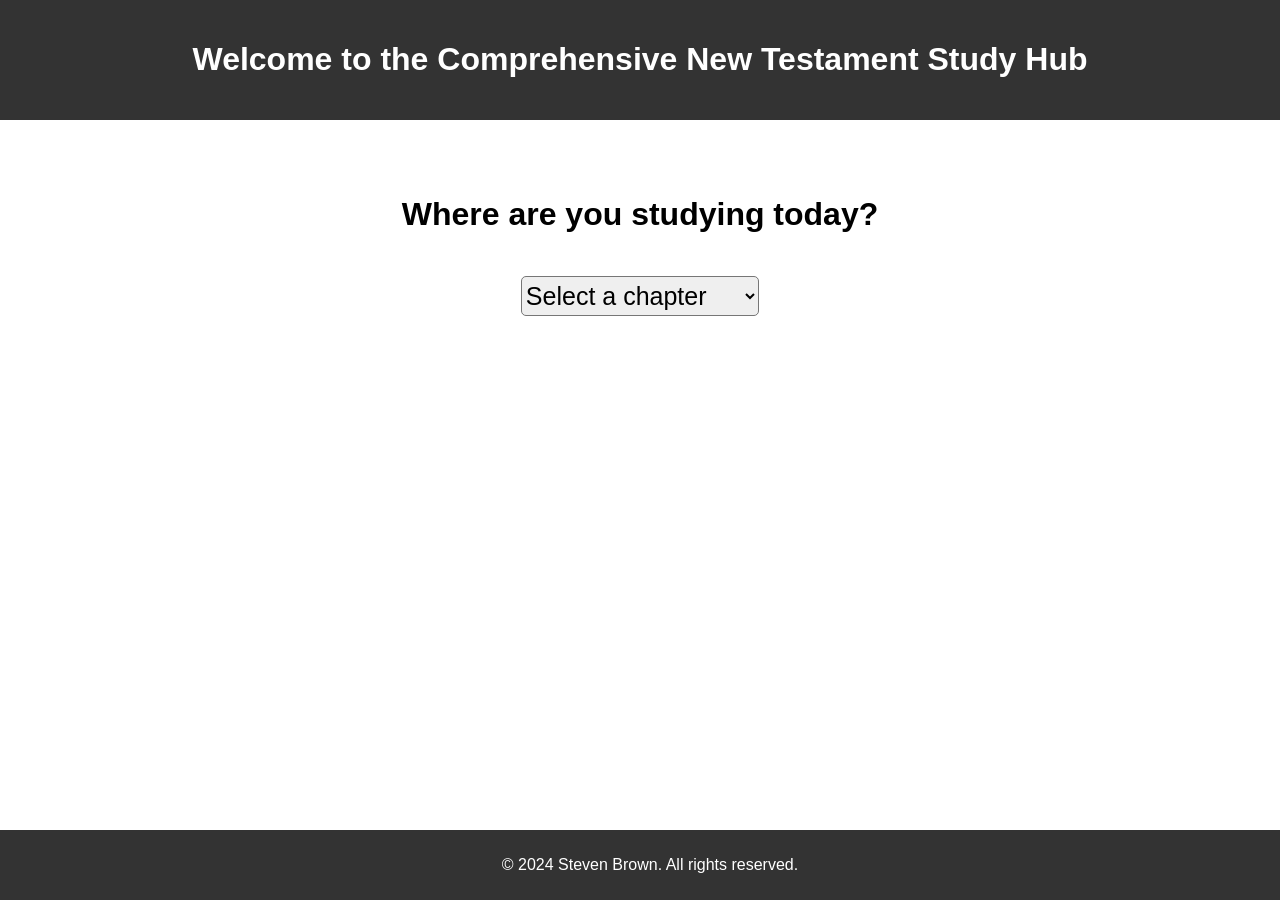
<file: index.html>
<!DOCTYPE html>
<html lang="en">
<head>
    <meta charset="UTF-8">
    <meta name="viewport" content="width=device-width, initial-scale=1.0">
    <title>New Testament Study Site</title>
    <link rel="stylesheet" href="styles.css">
    <script src="main.js" defer></script>
</head>
<body>
    <header id="header">
        <h1>Welcome to the Comprehensive New Testament Study Hub</h1>
    </header>
    <main id="main">
        
        <section id="chapter-selection">
            <h2 id="studying-title" >Where are you studying today?</h2>
            <select title="chapter-selection" id="chapter-dropdown" onchange="chapterSelectionChanged()">
                <option value="">Select a chapter</option>
            </select>

            <button onclick="studyChapter()" id="study-button">Study &rarr;</button>
        </section>

        <section id="chapter-overview">
            <button onclick="backToChapterSelection()" id="back-to-study-button">&larr; Back</button>
            <h2 id="chapter-title" >1st Timothy</h2>
            <p id="author"><b>Author: </b><span id="author-span"></span></p>
            <p id="chapter"><b>Chapters: </b><span id="chapter-span"></span></p>
            <p id="chapter-summary"></p>


            <h3>Chapters</h3>

            <div id="chapters-div">

            </div>
        </section>


        <div id="reader-background"></div>
        <section id="reader">
            <h2 id="reader-title" >Chapter 1</h2>
            <div id="verses"></div>
        </section>

        
    </main>
    <footer id="footer">
        <p>&copy; 2024 Steven Brown. All rights reserved.</p>
    </footer>
</body>
</html>
</file>
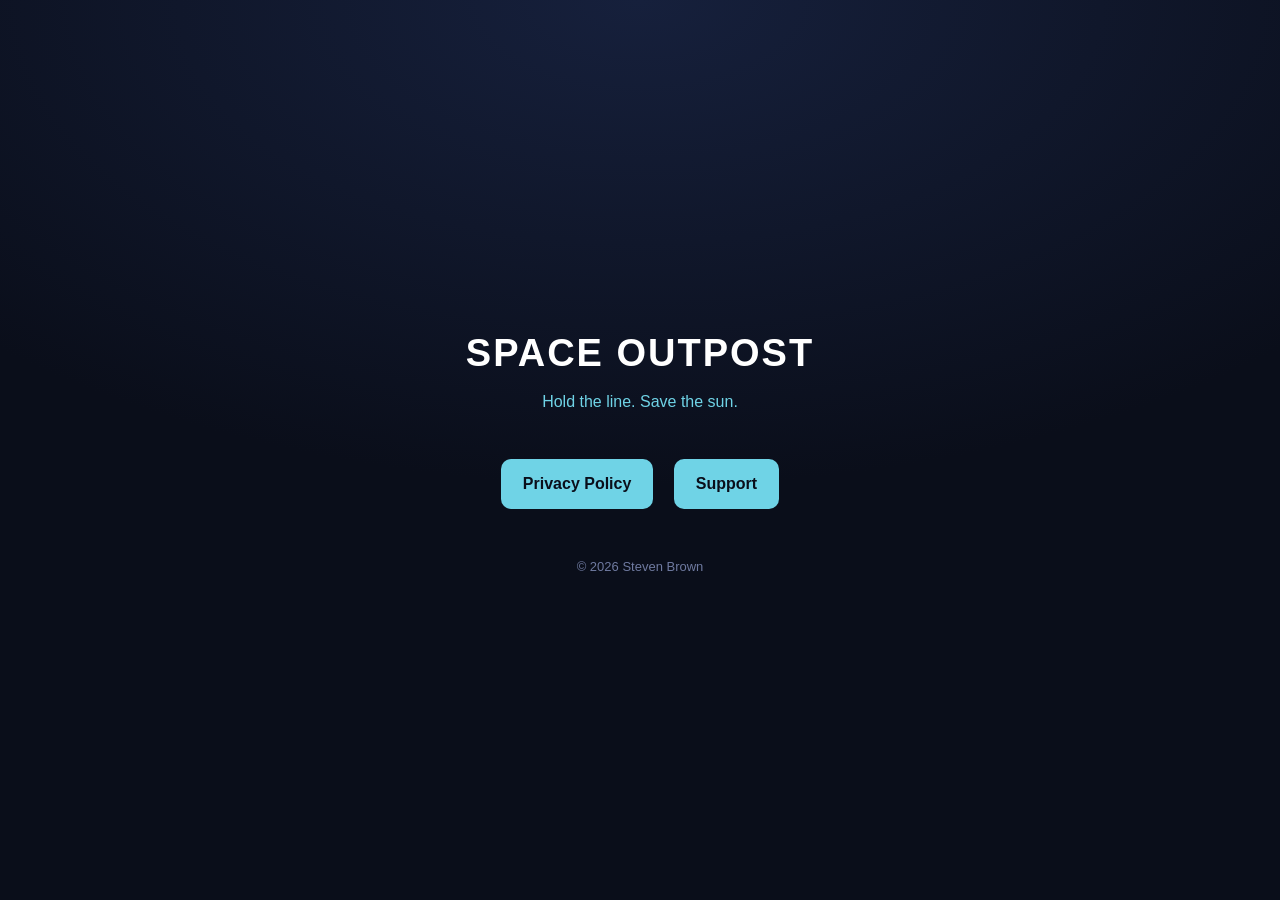
<file: space-outpost/index.html>
<!DOCTYPE html>
<html lang="en">
<head>
<meta charset="utf-8">
<meta name="viewport" content="width=device-width, initial-scale=1">
<title>Space Outpost</title>
<style>
  :root { color-scheme: dark; }
  body {
    margin: 0; min-height: 100vh;
    display: flex; align-items: center; justify-content: center;
    background: radial-gradient(120% 90% at 50% 0%, #16203c 0%, #0a0e1a 60%);
    color: #cdd6ee;
    font: 16px/1.6 -apple-system, BlinkMacSystemFont, "Segoe UI", Roboto, Helvetica, Arial, sans-serif;
    text-align: center;
  }
  .wrap { padding: 40px 22px; max-width: 560px; }
  h1 { color: #fff; font-size: 38px; letter-spacing: 2px; margin: 0 0 6px; }
  .tag { color: #6fd3e6; font-size: 16px; margin: 0 0 36px; }
  .links a {
    display: inline-block; margin: 8px;
    color: #0a0e1a; background: #6fd3e6;
    text-decoration: none; font-weight: 700;
    padding: 12px 22px; border-radius: 10px;
  }
  .foot { margin-top: 40px; color: #6f7aa0; font-size: 13px; }
</style>
</head>
<body>
<div class="wrap">
  <h1>SPACE OUTPOST</h1>
  <p class="tag">Hold the line. Save the sun.</p>
  <div class="links">
    <a href="privacy.html">Privacy Policy</a>
    <a href="support.html">Support</a>
  </div>
  <div class="foot">&copy; 2026 Steven Brown</div>
</div>
</body>
</html>
</file>
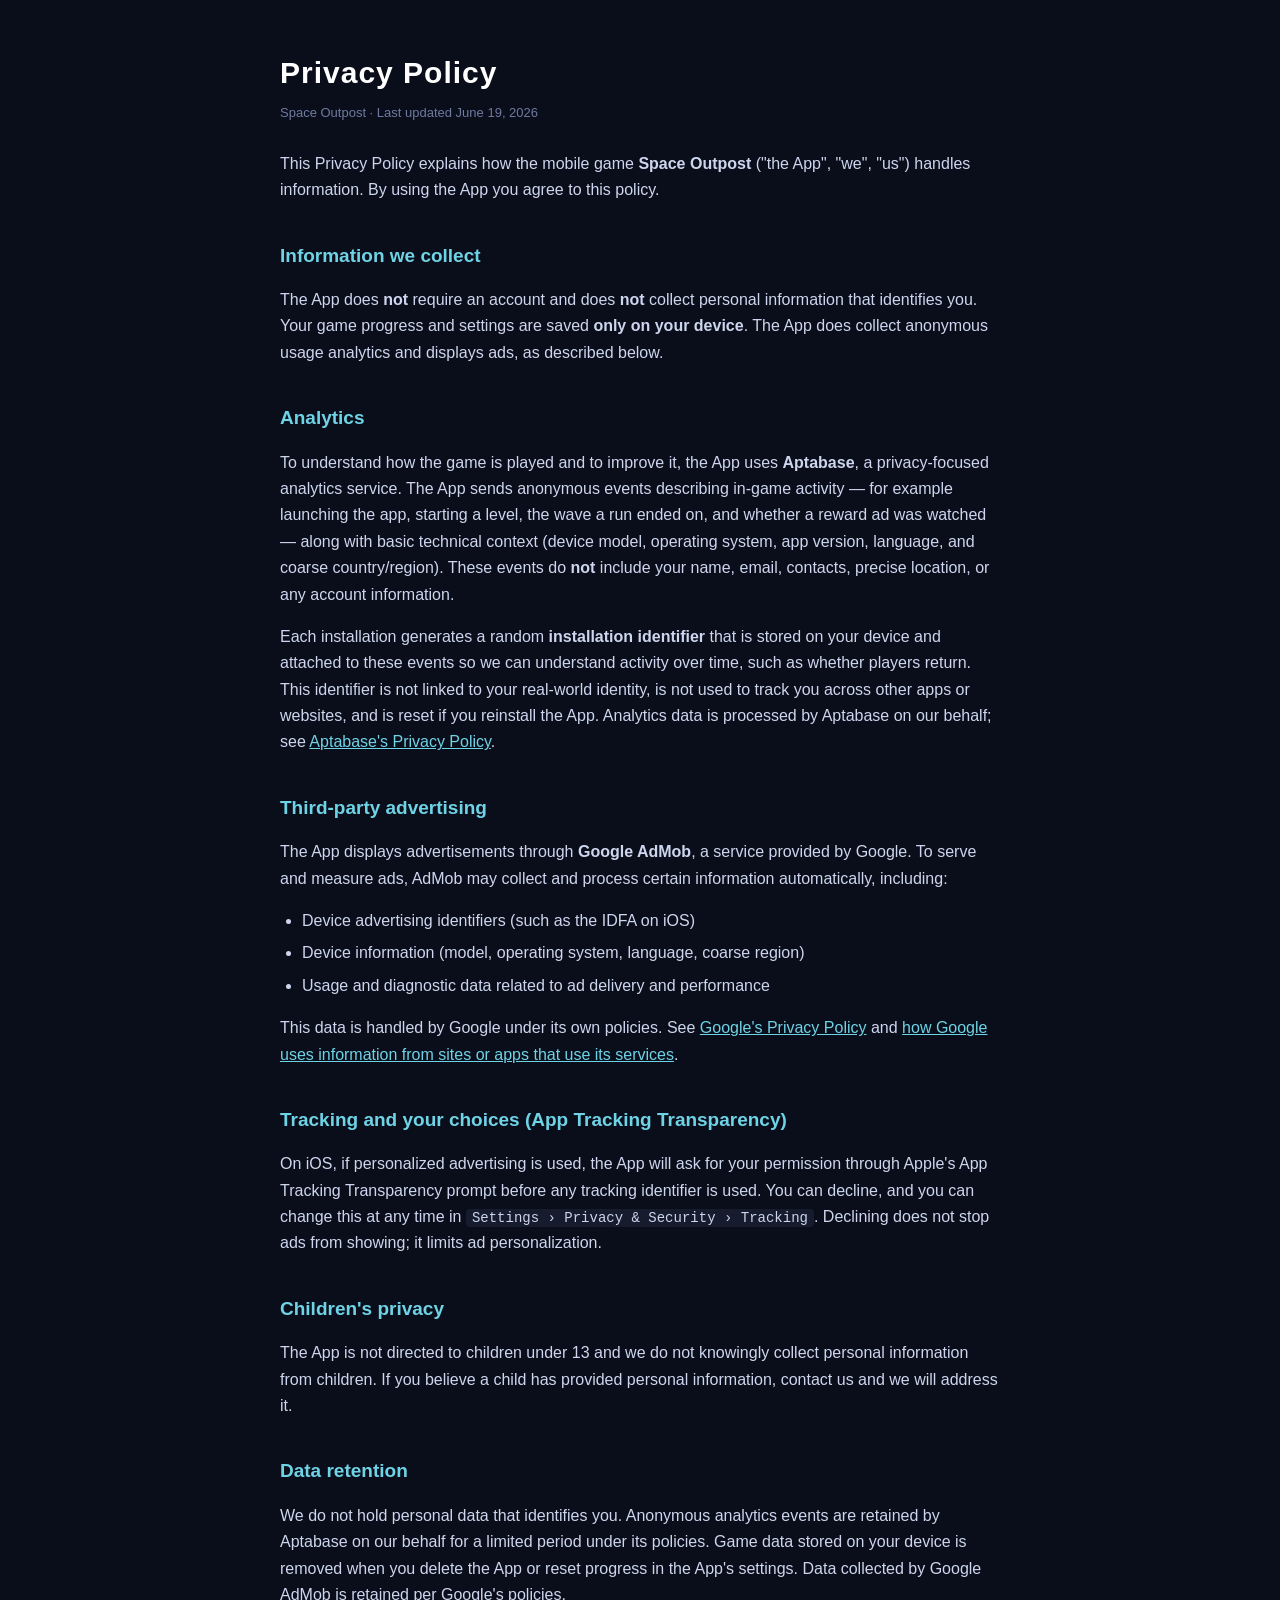
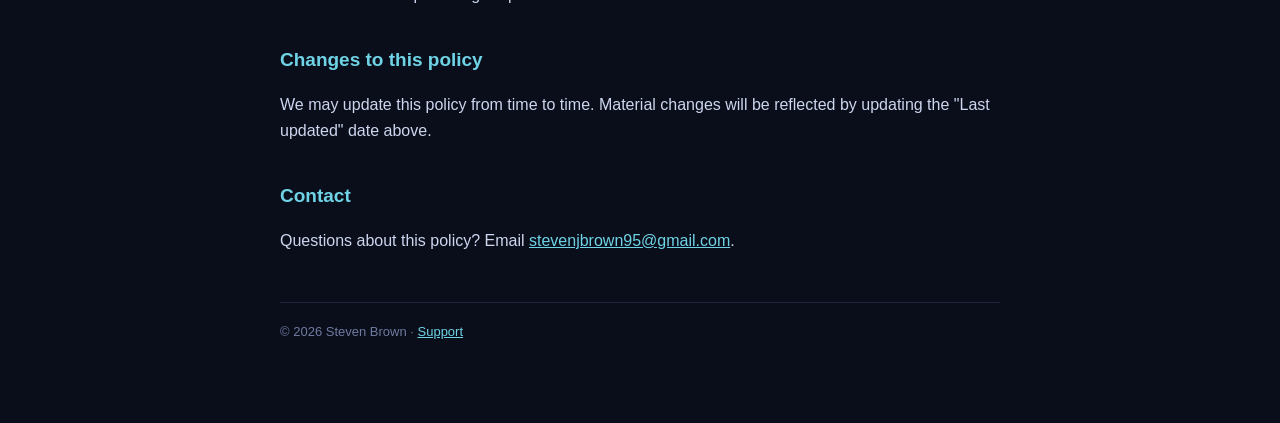
<file: space-outpost/privacy.html>
<!DOCTYPE html>
<html lang="en">
<head>
<meta charset="utf-8">
<meta name="viewport" content="width=device-width, initial-scale=1">
<title>Privacy Policy — Space Outpost</title>
<style>
  :root { color-scheme: dark; }
  body {
    margin: 0; padding: 0;
    background: #0a0e1a; color: #cdd6ee;
    font: 16px/1.65 -apple-system, BlinkMacSystemFont, "Segoe UI", Roboto, Helvetica, Arial, sans-serif;
  }
  .wrap { max-width: 720px; margin: 0 auto; padding: 48px 22px 80px; }
  h1 { color: #fff; font-size: 30px; letter-spacing: 1px; margin: 0 0 4px; }
  h2 { color: #6fd3e6; font-size: 19px; margin: 36px 0 8px; }
  .meta { color: #6f7aa0; font-size: 13px; margin-bottom: 28px; }
  a { color: #6fd3e6; }
  ul { padding-left: 22px; }
  li { margin: 6px 0; }
  code { background: #161c2e; padding: 1px 6px; border-radius: 4px; font-size: 14px; }
  .foot { margin-top: 48px; color: #6f7aa0; font-size: 13px; border-top: 1px solid #1d2540; padding-top: 18px; }
</style>
</head>
<body>
<div class="wrap">
  <h1>Privacy Policy</h1>
  <div class="meta">Space Outpost &middot; Last updated June 19, 2026</div>

  <p>This Privacy Policy explains how the mobile game <strong>Space Outpost</strong>
  ("the App", "we", "us") handles information. By using the App you agree to this policy.</p>

  <h2>Information we collect</h2>
  <p>The App does <strong>not</strong> require an account and does <strong>not</strong>
  collect personal information that identifies you. Your game progress and settings are
  saved <strong>only on your device</strong>. The App does collect anonymous usage
  analytics and displays ads, as described below.</p>

  <h2>Analytics</h2>
  <p>To understand how the game is played and to improve it, the App uses
  <strong>Aptabase</strong>, a privacy-focused analytics service. The App sends
  anonymous events describing in-game activity — for example launching the app,
  starting a level, the wave a run ended on, and whether a reward ad was watched —
  along with basic technical context (device model, operating system, app version,
  language, and coarse country/region). These events do <strong>not</strong> include
  your name, email, contacts, precise location, or any account information.</p>
  <p>Each installation generates a random <strong>installation identifier</strong> that
  is stored on your device and attached to these events so we can understand activity
  over time, such as whether players return. This identifier is not linked to your
  real-world identity, is not used to track you across other apps or websites, and is
  reset if you reinstall the App. Analytics data is processed by Aptabase on our behalf;
  see <a href="https://aptabase.com/legal/privacy" target="_blank" rel="noopener">Aptabase's Privacy Policy</a>.</p>

  <h2>Third-party advertising</h2>
  <p>The App displays advertisements through <strong>Google AdMob</strong>, a service
  provided by Google. To serve and measure ads, AdMob may collect and process certain
  information automatically, including:</p>
  <ul>
    <li>Device advertising identifiers (such as the IDFA on iOS)</li>
    <li>Device information (model, operating system, language, coarse region)</li>
    <li>Usage and diagnostic data related to ad delivery and performance</li>
  </ul>
  <p>This data is handled by Google under its own policies. See
  <a href="https://policies.google.com/privacy" target="_blank" rel="noopener">Google's Privacy Policy</a>
  and
  <a href="https://support.google.com/admob/answer/6128543" target="_blank" rel="noopener">how Google uses information from sites or apps that use its services</a>.</p>

  <h2>Tracking and your choices (App Tracking Transparency)</h2>
  <p>On iOS, if personalized advertising is used, the App will ask for your permission
  through Apple's App Tracking Transparency prompt before any tracking identifier is
  used. You can decline, and you can change this at any time in
  <code>Settings &rsaquo; Privacy &amp; Security &rsaquo; Tracking</code>. Declining does
  not stop ads from showing; it limits ad personalization.</p>

  <h2>Children's privacy</h2>
  <p>The App is not directed to children under 13 and we do not knowingly collect
  personal information from children. If you believe a child has provided personal
  information, contact us and we will address it.</p>

  <h2>Data retention</h2>
  <p>We do not hold personal data that identifies you. Anonymous analytics events are
  retained by Aptabase on our behalf for a limited period under its policies. Game data
  stored on your device is removed when you delete the App or reset progress in the App's
  settings. Data collected by Google AdMob is retained per Google's policies.</p>

  <h2>Changes to this policy</h2>
  <p>We may update this policy from time to time. Material changes will be reflected by
  updating the "Last updated" date above.</p>

  <h2>Contact</h2>
  <p>Questions about this policy? Email
  <a href="mailto:stevenjbrown95@gmail.com">stevenjbrown95@gmail.com</a>.</p>

  <div class="foot">
    &copy; 2026 Steven Brown &middot;
    <a href="support.html">Support</a>
  </div>
</div>
</body>
</html>
</file>
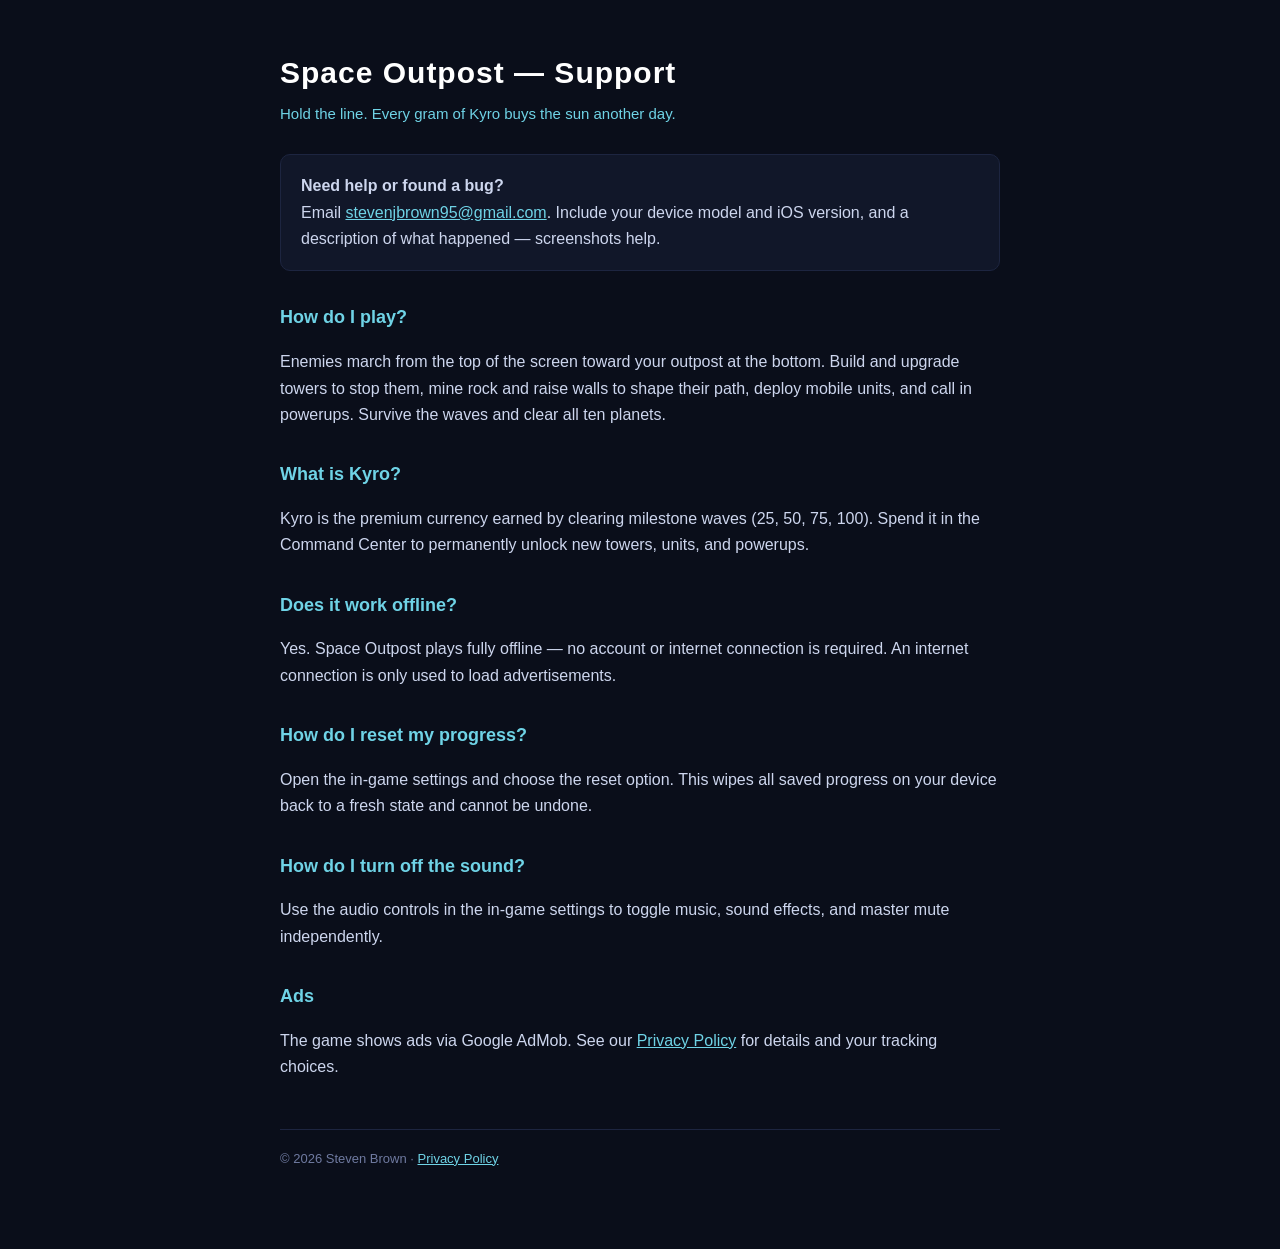
<file: space-outpost/support.html>
<!DOCTYPE html>
<html lang="en">
<head>
<meta charset="utf-8">
<meta name="viewport" content="width=device-width, initial-scale=1">
<title>Support — Space Outpost</title>
<style>
  :root { color-scheme: dark; }
  body {
    margin: 0; padding: 0;
    background: #0a0e1a; color: #cdd6ee;
    font: 16px/1.65 -apple-system, BlinkMacSystemFont, "Segoe UI", Roboto, Helvetica, Arial, sans-serif;
  }
  .wrap { max-width: 720px; margin: 0 auto; padding: 48px 22px 80px; }
  h1 { color: #fff; font-size: 30px; letter-spacing: 1px; margin: 0 0 4px; }
  .tag { color: #6fd3e6; font-size: 15px; margin: 0 0 28px; }
  h2 { color: #6fd3e6; font-size: 18px; margin: 32px 0 6px; }
  a { color: #6fd3e6; }
  .card { background: #111729; border: 1px solid #1d2540; border-radius: 10px; padding: 18px 20px; margin: 24px 0; }
  .foot { margin-top: 48px; color: #6f7aa0; font-size: 13px; border-top: 1px solid #1d2540; padding-top: 18px; }
</style>
</head>
<body>
<div class="wrap">
  <h1>Space Outpost — Support</h1>
  <p class="tag">Hold the line. Every gram of Kyro buys the sun another day.</p>

  <div class="card">
    <strong>Need help or found a bug?</strong><br>
    Email <a href="mailto:stevenjbrown95@gmail.com">stevenjbrown95@gmail.com</a>.
    Include your device model and iOS version, and a description of what happened —
    screenshots help.
  </div>

  <h2>How do I play?</h2>
  <p>Enemies march from the top of the screen toward your outpost at the bottom. Build
  and upgrade towers to stop them, mine rock and raise walls to shape their path, deploy
  mobile units, and call in powerups. Survive the waves and clear all ten planets.</p>

  <h2>What is Kyro?</h2>
  <p>Kyro is the premium currency earned by clearing milestone waves (25, 50, 75, 100).
  Spend it in the Command Center to permanently unlock new towers, units, and powerups.</p>

  <h2>Does it work offline?</h2>
  <p>Yes. Space Outpost plays fully offline — no account or internet connection is
  required. An internet connection is only used to load advertisements.</p>

  <h2>How do I reset my progress?</h2>
  <p>Open the in-game settings and choose the reset option. This wipes all saved progress
  on your device back to a fresh state and cannot be undone.</p>

  <h2>How do I turn off the sound?</h2>
  <p>Use the audio controls in the in-game settings to toggle music, sound effects, and
  master mute independently.</p>

  <h2>Ads</h2>
  <p>The game shows ads via Google AdMob. See our
  <a href="privacy.html">Privacy Policy</a> for details and your tracking choices.</p>

  <div class="foot">
    &copy; 2026 Steven Brown &middot;
    <a href="privacy.html">Privacy Policy</a>
  </div>
</div>
</body>
</html>
</file>
<file: styles.css>
body {
    margin: 0;
    padding: 0;
    font-family: Arial, sans-serif;
}


/* Header styles */
#header {
    background-color: #333;
    color: white;
    padding: 20px;
    text-align: center;
}

/* Body styles */
#main {
    font-family: Arial, sans-serif;
    margin: 0 !important;
    padding: 0;
}

/* Footer styles */
#footer {
    background-color: #333;
    color: white;
    padding: 10px;
    text-align: center;
    position: fixed;
    width: 100%;
    bottom: 0;
}

#chapter-selection {
    width: 100%;
    justify-content: center;
    display: grid;
    margin-top: 50px;
}

#studying-title {
    font-size: 2em;
    text-align: center;
}

#chapter-dropdown {
    font-size: 25px;
    border-radius: 5px;
    width: 50%;
    height: 40px;
    justify-self: center;
    margin-top: 16px;
}

#study-button {
    width: 30%;
    height: 40px;
    font-size: 20px;
    margin-top: 25px;
    justify-self: center;
    color: cornflowerblue;
    background-color: white;
    border: 2px solid cornflowerblue;
    border-radius: 7px;
    visibility: hidden;
    transition: background-color 0.3s ease, color 0.3s ease, border 0.3s ease;
}

#study-button:hover {
    background-color: cornflowerblue;
    color: white;
    border: none;
}

#back-to-study-button {
    width: 100px;
    height: 40px;
    font-size: 20px;
    margin-top: 25px;
    justify-self: center;
    color: cornflowerblue;
    background-color: white;
    border: 2px solid cornflowerblue;
    border-radius: 7px;
    transition: background-color 0.3s ease, color 0.3s ease, border 0.3s ease;
}

#back-to-study-button:hover {
    background-color: cornflowerblue;
    color: white;
    border: none;
}

#chapter-title {
    font-size: 2em;
    margin-top: 50px;
}

#chapter-summary {
    width: 70%;
}

#chapter-overview {
    display: none;
    grid-template-columns: 1fr 1fr;
    grid-gap: 20px;
    margin-top: 25px;
    margin-left: 5%;
    margin-right: 5%;
}

.chapter-button {
    width: 80px;
    height: 40px;
    font-size: 20px;
    color: cornflowerblue;
    background-color: white;
    border: 2px solid cornflowerblue;
    border-radius: 7px;
    margin: 5px;
    transition: background-color 0.3s ease, color 0.3s ease, border 0.3s ease;
}

.chapter-button:hover {
    background-color: cornflowerblue;
    color: white;
    border: none;
}

#chapters-div {
    display: table;
}

#reader {
    display: none;
    position: absolute;
    margin-top: 50px;
    margin-bottom: 50px;
    margin-left: 5%;
}
</file>
